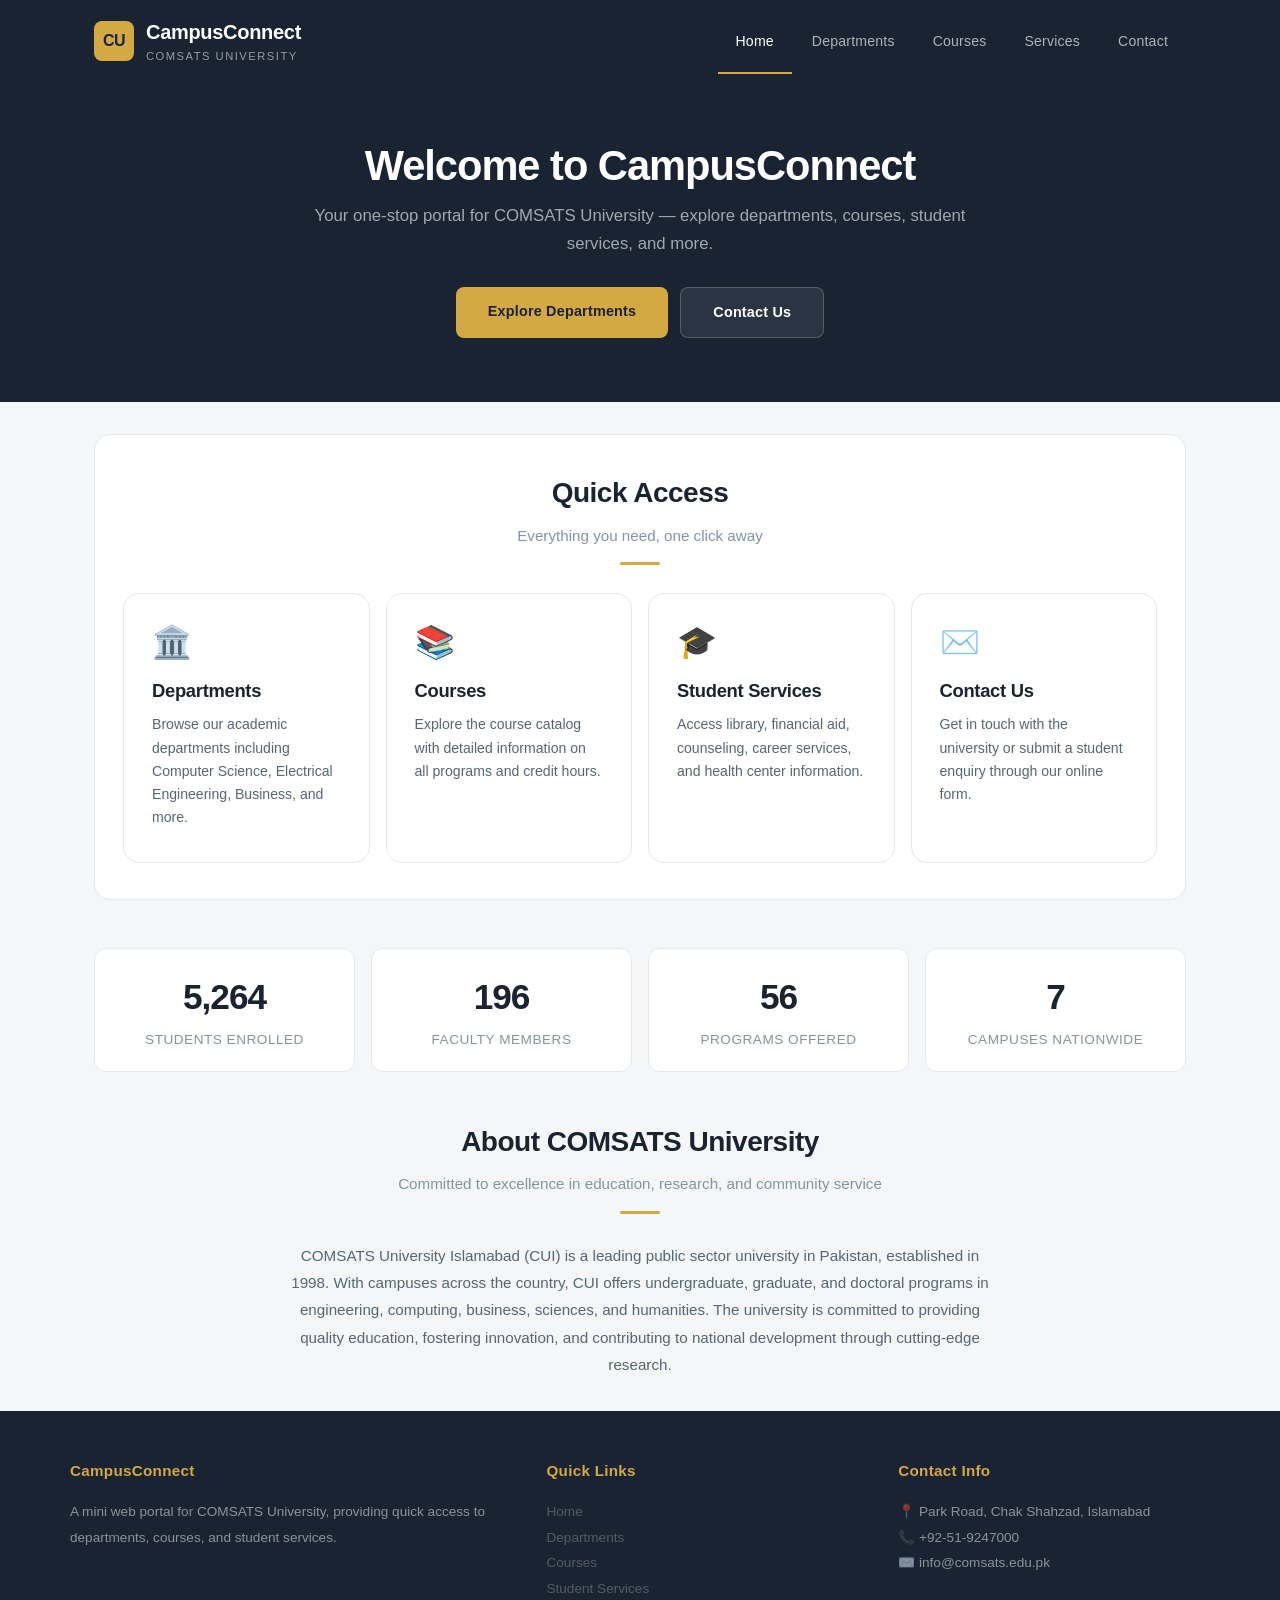
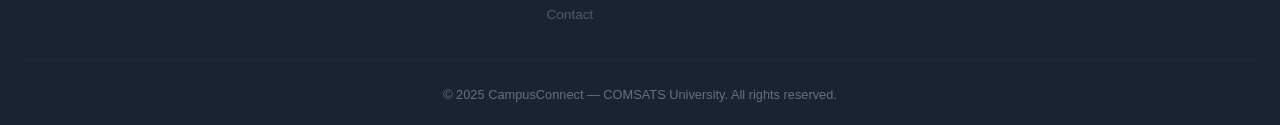
<file: index.html>
<!DOCTYPE html>
<html lang="en">
<head>
  <meta charset="UTF-8">
  <meta name="viewport" content="width=device-width, initial-scale=1.0">
  <title>CampusConnect — COMSATS University</title>
  <link rel="stylesheet" href="css/style.css">
</head>
<body>

  <!-- Header & Navigation -->
  <header>
    <div class="nav-container">
      <a href="index.html" class="logo">
        <div class="logo-icon">CU</div>
        <h1>CampusConnect<span>COMSATS University</span></h1>
      </a>
      <div class="hamburger">
        <span></span>
        <span></span>
        <span></span>
      </div>
      <nav>
        <ul>
          <li><a href="index.html" class="active">Home</a></li>
          <li><a href="departments.html">Departments</a></li>
          <li><a href="courses.html">Courses</a></li>
          <li><a href="services.html">Services</a></li>
          <li><a href="contact.html">Contact</a></li>
        </ul>
      </nav>
    </div>
  </header>

  <!-- Hero Section -->
  <section class="hero">
    <div class="hero-content">
      <h2>Welcome to CampusConnect</h2>
      <p>Your one-stop portal for COMSATS University — explore departments, courses, student services, and more.</p>
      <div class="hero-buttons">
        <a href="departments.html" class="btn btn-primary">Explore Departments</a>
        <a href="contact.html" class="btn btn-outline">Contact Us</a>
      </div>
    </div>
  </section>

  <!-- Main Content -->
  <main>

    <!-- Quick Links -->
    <section class="quick-links">
      <div class="section-title">
        <h2>Quick Access</h2>
        <p>Everything you need, one click away</p>
        <div class="underline"></div>
      </div>
      <div class="cards-grid">
        <a href="departments.html" class="card">
          <span class="card-icon">🏛️</span>
          <h3>Departments</h3>
          <p>Browse our academic departments including Computer Science, Electrical Engineering, Business, and more.</p>
        </a>
        <a href="courses.html" class="card">
          <span class="card-icon">📚</span>
          <h3>Courses</h3>
          <p>Explore the course catalog with detailed information on all programs and credit hours.</p>
        </a>
        <a href="services.html" class="card">
          <span class="card-icon">🎓</span>
          <h3>Student Services</h3>
          <p>Access library, financial aid, counseling, career services, and health center information.</p>
        </a>
        <a href="contact.html" class="card">
          <span class="card-icon">✉️</span>
          <h3>Contact Us</h3>
          <p>Get in touch with the university or submit a student enquiry through our online form.</p>
        </a>
      </div>
    </section>

    <!-- Stats Section -->
    <section class="stats">
      <div class="stat-item">
        <h3 data-target="15000">0</h3>
        <p>Students Enrolled</p>
      </div>
      <div class="stat-item">
        <h3 data-target="500">0</h3>
        <p>Faculty Members</p>
      </div>
      <div class="stat-item">
        <h3 data-target="120">0</h3>
        <p>Programs Offered</p>
      </div>
      <div class="stat-item">
        <h3 data-target="7">0</h3>
        <p>Campuses Nationwide</p>
      </div>
    </section>

    <!-- About Section -->
    <section style="margin-top: 24px;">
      <div class="section-title">
        <h2>About COMSATS University</h2>
        <p>Committed to excellence in education, research, and community service</p>
        <div class="underline"></div>
      </div>
      <div style="max-width: 720px; margin: 0 auto; text-align: center; color: #556677; line-height: 1.8; font-size: 0.95rem;">
        <p>COMSATS University Islamabad (CUI) is a leading public sector university in Pakistan, established in 1998. With campuses across the country, CUI offers undergraduate, graduate, and doctoral programs in engineering, computing, business, sciences, and humanities. The university is committed to providing quality education, fostering innovation, and contributing to national development through cutting-edge research.</p>
      </div>
    </section>

  </main>

  <!-- Footer -->
  <footer>
    <div class="footer-content">
      <div class="footer-section">
        <h3>CampusConnect</h3>
        <p>A mini web portal for COMSATS University, providing quick access to departments, courses, and student services.</p>
      </div>
      <div class="footer-section">
        <h3>Quick Links</h3>
        <ul>
          <li><a href="index.html">Home</a></li>
          <li><a href="departments.html">Departments</a></li>
          <li><a href="courses.html">Courses</a></li>
          <li><a href="services.html">Student Services</a></li>
          <li><a href="contact.html">Contact</a></li>
        </ul>
      </div>
      <div class="footer-section">
        <h3>Contact Info</h3>
        <p>📍 Park Road, Chak Shahzad, Islamabad</p>
        <p>📞 +92-51-9247000</p>
        <p>✉️ info@comsats.edu.pk</p>
      </div>
    </div>
    <div class="footer-bottom">
      <p>&copy; 2025 CampusConnect — COMSATS University. All rights reserved.</p>
    </div>
  </footer>

  <script src="js/script.js"></script>
</body>
</html>
</file>
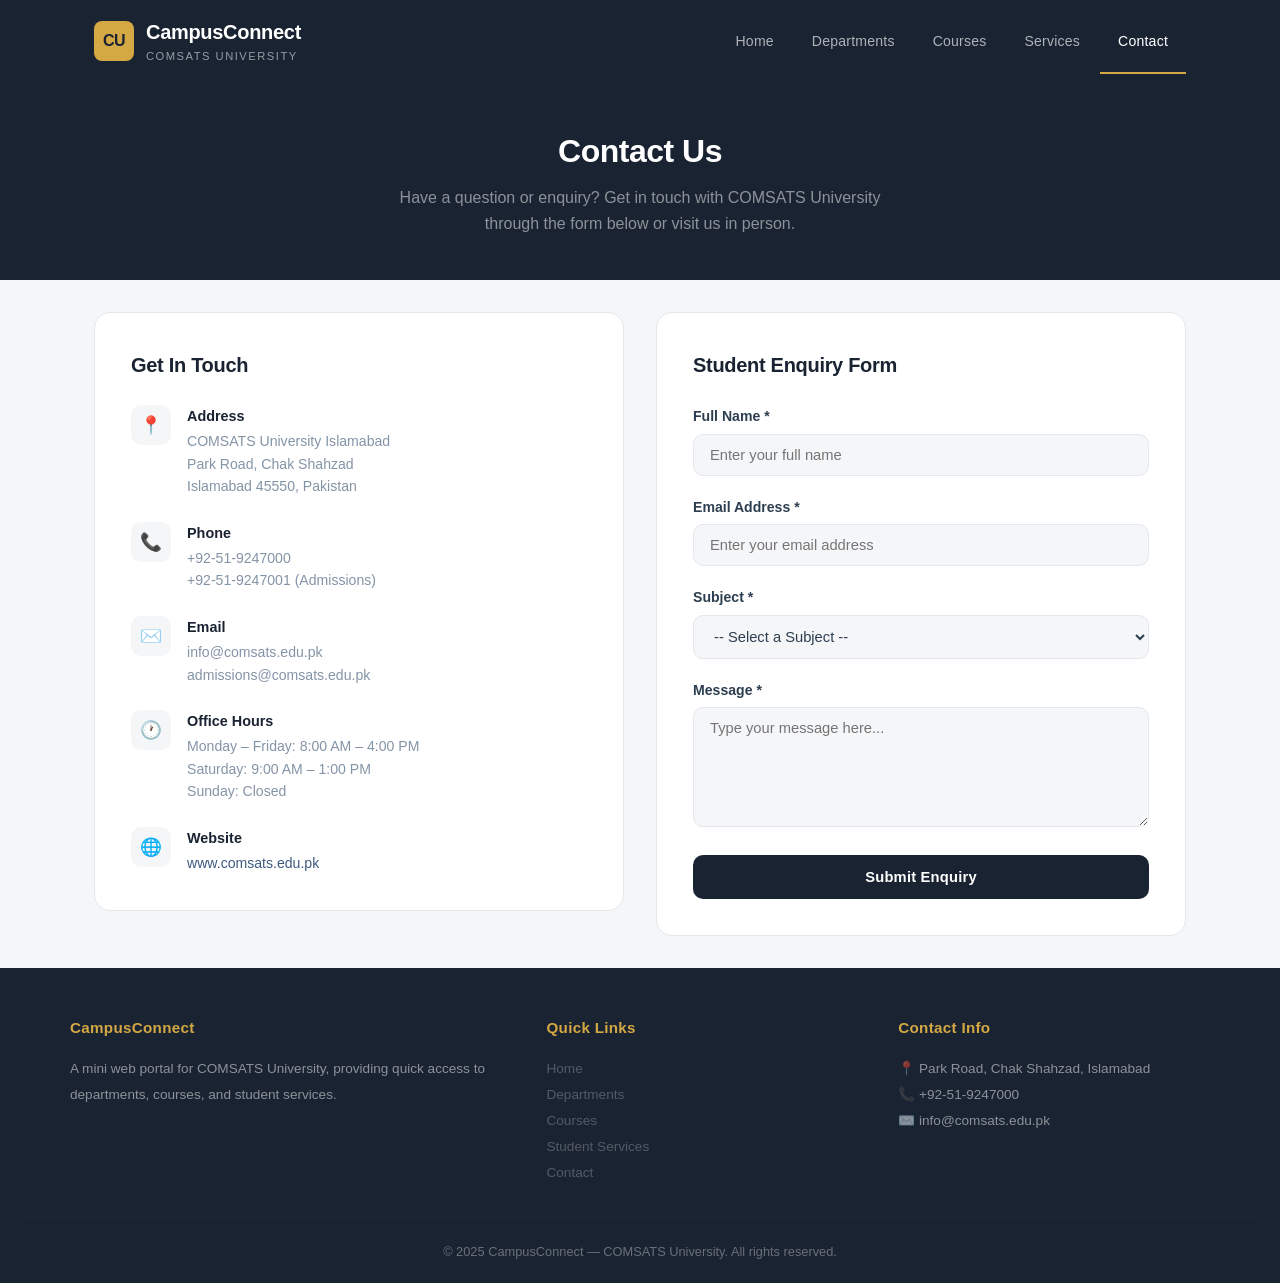
<file: contact.html>
<!DOCTYPE html>
<html lang="en">
<head>
  <meta charset="UTF-8">
  <meta name="viewport" content="width=device-width, initial-scale=1.0">
  <title>Contact — CampusConnect</title>
  <link rel="stylesheet" href="css/style.css">
</head>
<body>

  <!-- Header & Navigation -->
  <header>
    <div class="nav-container">
      <a href="index.html" class="logo">
        <div class="logo-icon">CU</div>
        <h1>CampusConnect<span>COMSATS University</span></h1>
      </a>
      <div class="hamburger">
        <span></span>
        <span></span>
        <span></span>
      </div>
      <nav>
        <ul>
          <li><a href="index.html">Home</a></li>
          <li><a href="departments.html">Departments</a></li>
          <li><a href="courses.html">Courses</a></li>
          <li><a href="services.html">Services</a></li>
          <li><a href="contact.html" class="active">Contact</a></li>
        </ul>
      </nav>
    </div>
  </header>

  <!-- Page Header -->
  <section class="page-header">
    <h2>Contact Us</h2>
    <p>Have a question or enquiry? Get in touch with COMSATS University through the form below or visit us in person.</p>
  </section>

  <!-- Main Content -->
  <main>
    <div class="contact-wrapper">

      <!-- Contact Information -->
      <div class="contact-info">
        <h3>Get In Touch</h3>

        <div class="contact-item">
          <div class="icon">📍</div>
          <div>
            <h4>Address</h4>
            <p>COMSATS University Islamabad<br>Park Road, Chak Shahzad<br>Islamabad 45550, Pakistan</p>
          </div>
        </div>

        <div class="contact-item">
          <div class="icon">📞</div>
          <div>
            <h4>Phone</h4>
            <p>+92-51-9247000<br>+92-51-9247001 (Admissions)</p>
          </div>
        </div>

        <div class="contact-item">
          <div class="icon">✉️</div>
          <div>
            <h4>Email</h4>
            <p>info@comsats.edu.pk<br>admissions@comsats.edu.pk</p>
          </div>
        </div>

        <div class="contact-item">
          <div class="icon">🕐</div>
          <div>
            <h4>Office Hours</h4>
            <p>Monday – Friday: 8:00 AM – 4:00 PM<br>Saturday: 9:00 AM – 1:00 PM<br>Sunday: Closed</p>
          </div>
        </div>

        <div class="contact-item">
          <div class="icon">🌐</div>
          <div>
            <h4>Website</h4>
            <p><a href="https://www.comsats.edu.pk" target="_blank" style="color: var(--primary-light);">www.comsats.edu.pk</a></p>
          </div>
        </div>
      </div>

      <!-- Student Enquiry Form -->
      <div class="enquiry-form">
        <h3>Student Enquiry Form</h3>
        <form id="enquiryForm" novalidate>

          <div class="form-group">
            <label for="name">Full Name *</label>
            <input type="text" id="name" name="name" placeholder="Enter your full name">
            <span class="error-msg"></span>
          </div>

          <div class="form-group">
            <label for="email">Email Address *</label>
            <input type="email" id="email" name="email" placeholder="Enter your email address">
            <span class="error-msg"></span>
          </div>

          <div class="form-group">
            <label for="subject">Subject *</label>
            <select id="subject" name="subject">
              <option value="">-- Select a Subject --</option>
              <option value="admissions">Admissions Enquiry</option>
              <option value="courses">Course Information</option>
              <option value="financial">Financial Aid</option>
              <option value="departments">Department Information</option>
              <option value="services">Student Services</option>
              <option value="other">Other</option>
            </select>
            <span class="error-msg"></span>
          </div>

          <div class="form-group">
            <label for="message">Message *</label>
            <textarea id="message" name="message" placeholder="Type your message here..." rows="5"></textarea>
            <span class="error-msg"></span>
          </div>

          <button type="submit" class="btn-submit">Submit Enquiry</button>
          <div class="success-message"></div>
        </form>
      </div>

    </div>
  </main>

  <!-- Footer -->
  <footer>
    <div class="footer-content">
      <div class="footer-section">
        <h3>CampusConnect</h3>
        <p>A mini web portal for COMSATS University, providing quick access to departments, courses, and student services.</p>
      </div>
      <div class="footer-section">
        <h3>Quick Links</h3>
        <ul>
          <li><a href="index.html">Home</a></li>
          <li><a href="departments.html">Departments</a></li>
          <li><a href="courses.html">Courses</a></li>
          <li><a href="services.html">Student Services</a></li>
          <li><a href="contact.html">Contact</a></li>
        </ul>
      </div>
      <div class="footer-section">
        <h3>Contact Info</h3>
        <p>📍 Park Road, Chak Shahzad, Islamabad</p>
        <p>📞 +92-51-9247000</p>
        <p>✉️ info@comsats.edu.pk</p>
      </div>
    </div>
    <div class="footer-bottom">
      <p>&copy; 2025 CampusConnect — COMSATS University. All rights reserved.</p>
    </div>
  </footer>

  <script src="js/script.js"></script>
</body>
</html>
</file>
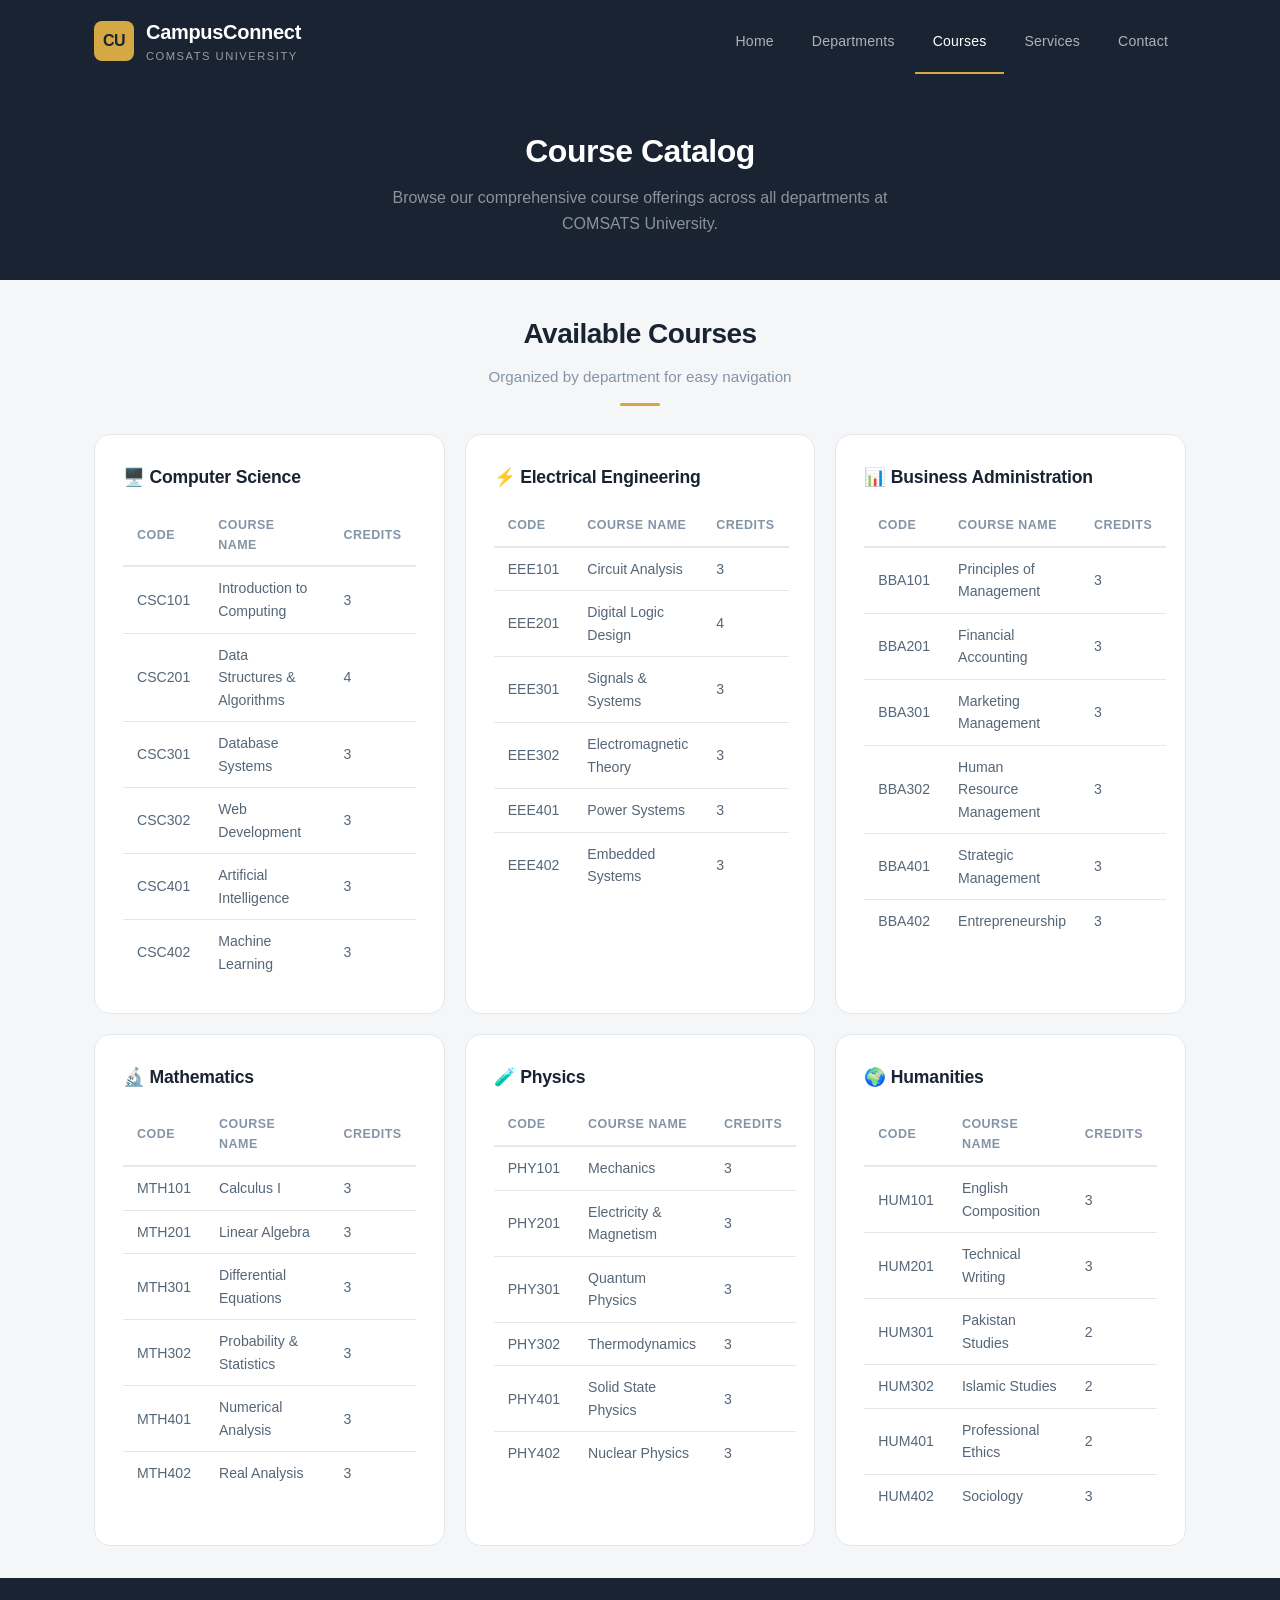
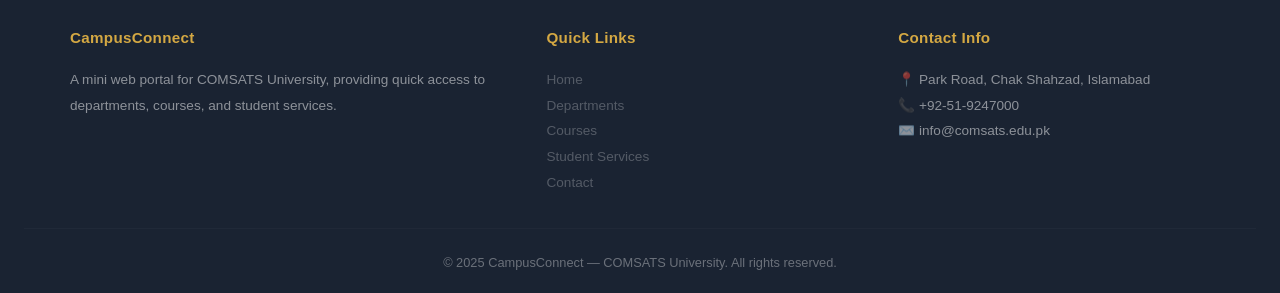
<file: courses.html>
<!DOCTYPE html>
<html lang="en">
<head>
  <meta charset="UTF-8">
  <meta name="viewport" content="width=device-width, initial-scale=1.0">
  <title>Courses — CampusConnect</title>
  <link rel="stylesheet" href="css/style.css">
</head>
<body>

  <!-- Header & Navigation -->
  <header>
    <div class="nav-container">
      <a href="index.html" class="logo">
        <div class="logo-icon">CU</div>
        <h1>CampusConnect<span>COMSATS University</span></h1>
      </a>
      <div class="hamburger">
        <span></span>
        <span></span>
        <span></span>
      </div>
      <nav>
        <ul>
          <li><a href="index.html">Home</a></li>
          <li><a href="departments.html">Departments</a></li>
          <li><a href="courses.html" class="active">Courses</a></li>
          <li><a href="services.html">Services</a></li>
          <li><a href="contact.html">Contact</a></li>
        </ul>
      </nav>
    </div>
  </header>

  <!-- Page Header -->
  <section class="page-header">
    <h2>Course Catalog</h2>
    <p>Browse our comprehensive course offerings across all departments at COMSATS University.</p>
  </section>

  <!-- Main Content -->
  <main>
    <div class="section-title">
      <h2>Available Courses</h2>
      <p>Organized by department for easy navigation</p>
      <div class="underline"></div>
    </div>

    <div class="course-list">

      <!-- Computer Science Courses -->
      <div class="course-card">
        <h3>🖥️ Computer Science</h3>
        <table class="course-table">
          <thead>
            <tr>
              <th>Code</th>
              <th>Course Name</th>
              <th>Credits</th>
            </tr>
          </thead>
          <tbody>
            <tr><td>CSC101</td><td>Introduction to Computing</td><td>3</td></tr>
            <tr><td>CSC201</td><td>Data Structures & Algorithms</td><td>4</td></tr>
            <tr><td>CSC301</td><td>Database Systems</td><td>3</td></tr>
            <tr><td>CSC302</td><td>Web Development</td><td>3</td></tr>
            <tr><td>CSC401</td><td>Artificial Intelligence</td><td>3</td></tr>
            <tr><td>CSC402</td><td>Machine Learning</td><td>3</td></tr>
          </tbody>
        </table>
      </div>

      <!-- Electrical Engineering Courses -->
      <div class="course-card">
        <h3>⚡ Electrical Engineering</h3>
        <table class="course-table">
          <thead>
            <tr>
              <th>Code</th>
              <th>Course Name</th>
              <th>Credits</th>
            </tr>
          </thead>
          <tbody>
            <tr><td>EEE101</td><td>Circuit Analysis</td><td>3</td></tr>
            <tr><td>EEE201</td><td>Digital Logic Design</td><td>4</td></tr>
            <tr><td>EEE301</td><td>Signals & Systems</td><td>3</td></tr>
            <tr><td>EEE302</td><td>Electromagnetic Theory</td><td>3</td></tr>
            <tr><td>EEE401</td><td>Power Systems</td><td>3</td></tr>
            <tr><td>EEE402</td><td>Embedded Systems</td><td>3</td></tr>
          </tbody>
        </table>
      </div>

      <!-- Business Courses -->
      <div class="course-card">
        <h3>📊 Business Administration</h3>
        <table class="course-table">
          <thead>
            <tr>
              <th>Code</th>
              <th>Course Name</th>
              <th>Credits</th>
            </tr>
          </thead>
          <tbody>
            <tr><td>BBA101</td><td>Principles of Management</td><td>3</td></tr>
            <tr><td>BBA201</td><td>Financial Accounting</td><td>3</td></tr>
            <tr><td>BBA301</td><td>Marketing Management</td><td>3</td></tr>
            <tr><td>BBA302</td><td>Human Resource Management</td><td>3</td></tr>
            <tr><td>BBA401</td><td>Strategic Management</td><td>3</td></tr>
            <tr><td>BBA402</td><td>Entrepreneurship</td><td>3</td></tr>
          </tbody>
        </table>
      </div>

      <!-- Mathematics Courses -->
      <div class="course-card">
        <h3>🔬 Mathematics</h3>
        <table class="course-table">
          <thead>
            <tr>
              <th>Code</th>
              <th>Course Name</th>
              <th>Credits</th>
            </tr>
          </thead>
          <tbody>
            <tr><td>MTH101</td><td>Calculus I</td><td>3</td></tr>
            <tr><td>MTH201</td><td>Linear Algebra</td><td>3</td></tr>
            <tr><td>MTH301</td><td>Differential Equations</td><td>3</td></tr>
            <tr><td>MTH302</td><td>Probability & Statistics</td><td>3</td></tr>
            <tr><td>MTH401</td><td>Numerical Analysis</td><td>3</td></tr>
            <tr><td>MTH402</td><td>Real Analysis</td><td>3</td></tr>
          </tbody>
        </table>
      </div>

      <!-- Physics Courses -->
      <div class="course-card">
        <h3>🧪 Physics</h3>
        <table class="course-table">
          <thead>
            <tr>
              <th>Code</th>
              <th>Course Name</th>
              <th>Credits</th>
            </tr>
          </thead>
          <tbody>
            <tr><td>PHY101</td><td>Mechanics</td><td>3</td></tr>
            <tr><td>PHY201</td><td>Electricity & Magnetism</td><td>3</td></tr>
            <tr><td>PHY301</td><td>Quantum Physics</td><td>3</td></tr>
            <tr><td>PHY302</td><td>Thermodynamics</td><td>3</td></tr>
            <tr><td>PHY401</td><td>Solid State Physics</td><td>3</td></tr>
            <tr><td>PHY402</td><td>Nuclear Physics</td><td>3</td></tr>
          </tbody>
        </table>
      </div>

      <!-- Humanities Courses -->
      <div class="course-card">
        <h3>🌍 Humanities</h3>
        <table class="course-table">
          <thead>
            <tr>
              <th>Code</th>
              <th>Course Name</th>
              <th>Credits</th>
            </tr>
          </thead>
          <tbody>
            <tr><td>HUM101</td><td>English Composition</td><td>3</td></tr>
            <tr><td>HUM201</td><td>Technical Writing</td><td>3</td></tr>
            <tr><td>HUM301</td><td>Pakistan Studies</td><td>2</td></tr>
            <tr><td>HUM302</td><td>Islamic Studies</td><td>2</td></tr>
            <tr><td>HUM401</td><td>Professional Ethics</td><td>2</td></tr>
            <tr><td>HUM402</td><td>Sociology</td><td>3</td></tr>
          </tbody>
        </table>
      </div>

    </div>
  </main>

  <!-- Footer -->
  <footer>
    <div class="footer-content">
      <div class="footer-section">
        <h3>CampusConnect</h3>
        <p>A mini web portal for COMSATS University, providing quick access to departments, courses, and student services.</p>
      </div>
      <div class="footer-section">
        <h3>Quick Links</h3>
        <ul>
          <li><a href="index.html">Home</a></li>
          <li><a href="departments.html">Departments</a></li>
          <li><a href="courses.html">Courses</a></li>
          <li><a href="services.html">Student Services</a></li>
          <li><a href="contact.html">Contact</a></li>
        </ul>
      </div>
      <div class="footer-section">
        <h3>Contact Info</h3>
        <p>📍 Park Road, Chak Shahzad, Islamabad</p>
        <p>📞 +92-51-9247000</p>
        <p>✉️ info@comsats.edu.pk</p>
      </div>
    </div>
    <div class="footer-bottom">
      <p>&copy; 2025 CampusConnect — COMSATS University. All rights reserved.</p>
    </div>
  </footer>

  <script src="js/script.js"></script>
</body>
</html>
</file>
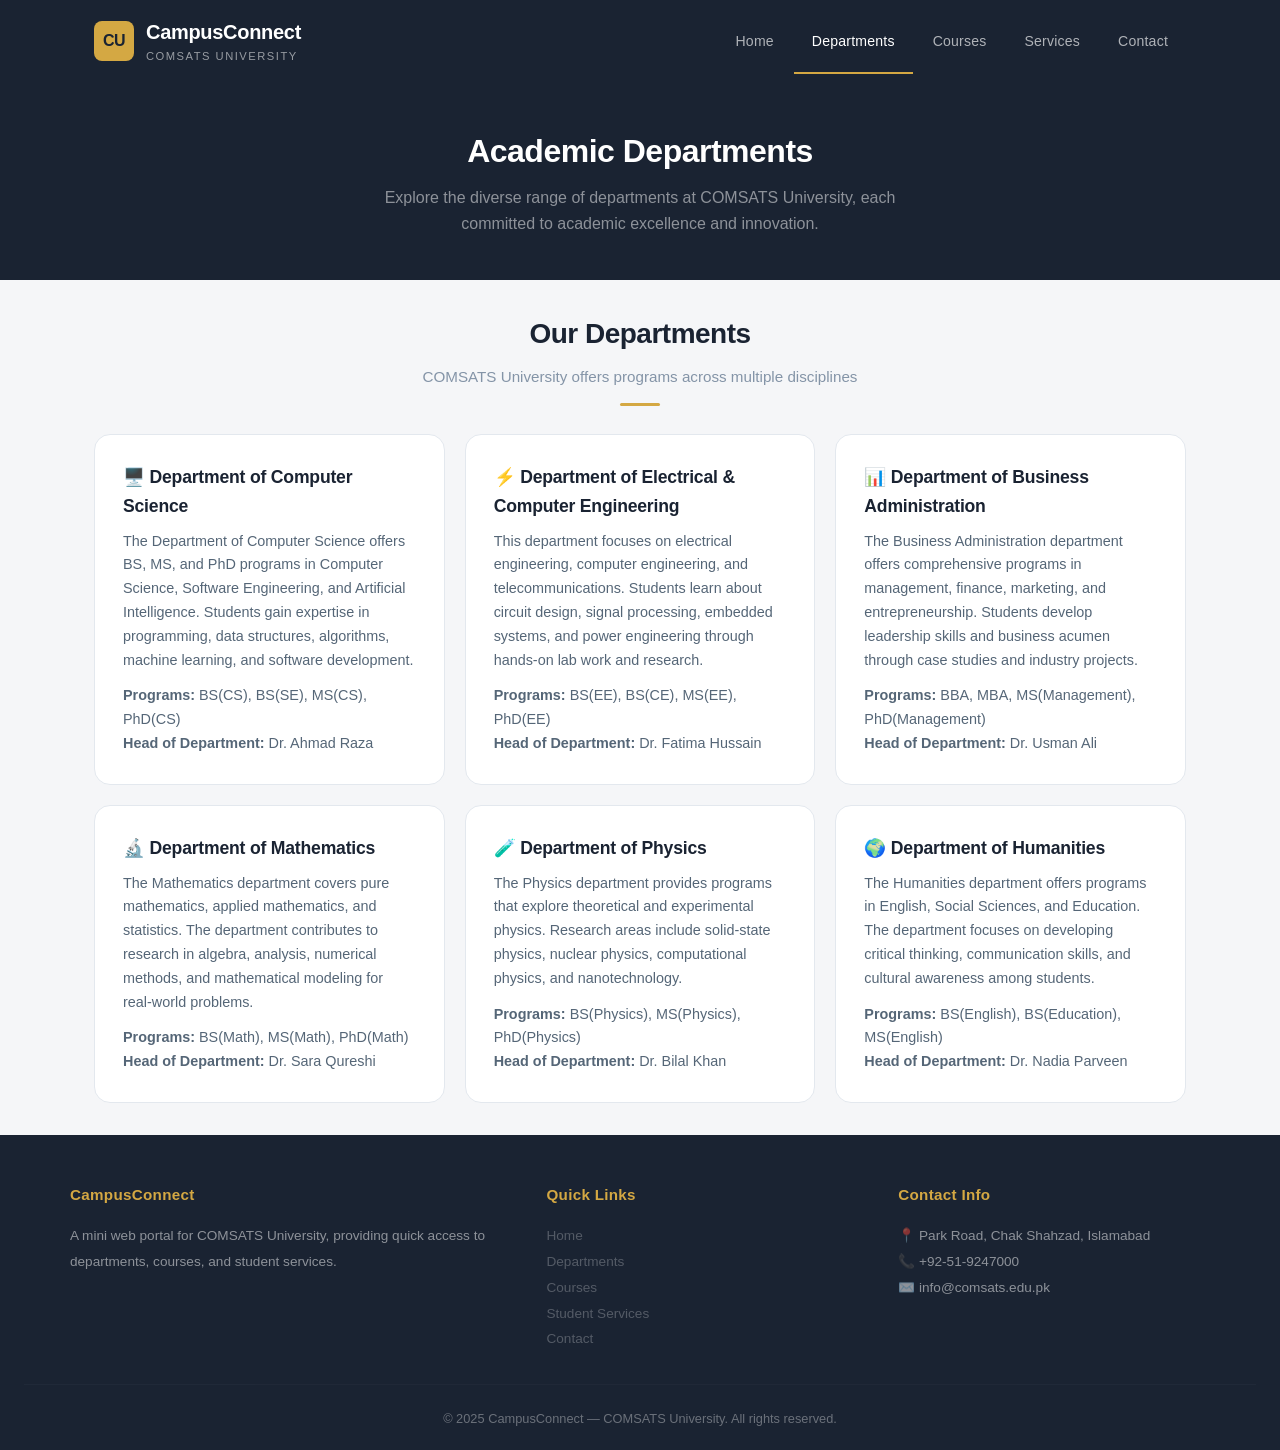
<file: departments.html>
<!DOCTYPE html>
<html lang="en">
<head>
  <meta charset="UTF-8">
  <meta name="viewport" content="width=device-width, initial-scale=1.0">
  <title>Departments — CampusConnect</title>
  <link rel="stylesheet" href="css/style.css">
</head>
<body>

  <!-- Header & Navigation -->
  <header>
    <div class="nav-container">
      <a href="index.html" class="logo">
        <div class="logo-icon">CU</div>
        <h1>CampusConnect<span>COMSATS University</span></h1>
      </a>
      <div class="hamburger">
        <span></span>
        <span></span>
        <span></span>
      </div>
      <nav>
        <ul>
          <li><a href="index.html">Home</a></li>
          <li><a href="departments.html" class="active">Departments</a></li>
          <li><a href="courses.html">Courses</a></li>
          <li><a href="services.html">Services</a></li>
          <li><a href="contact.html">Contact</a></li>
        </ul>
      </nav>
    </div>
  </header>

  <!-- Page Header -->
  <section class="page-header">
    <h2>Academic Departments</h2>
    <p>Explore the diverse range of departments at COMSATS University, each committed to academic excellence and innovation.</p>
  </section>

  <!-- Main Content -->
  <main>
    <div class="section-title">
      <h2>Our Departments</h2>
      <p>COMSATS University offers programs across multiple disciplines</p>
      <div class="underline"></div>
    </div>

    <div class="dept-list">

      <div class="dept-card">
        <h3>🖥️ Department of Computer Science</h3>
        <p>The Department of Computer Science offers BS, MS, and PhD programs in Computer Science, Software Engineering, and Artificial Intelligence. Students gain expertise in programming, data structures, algorithms, machine learning, and software development.</p>
        <p style="margin-top: 12px;"><strong>Programs:</strong> BS(CS), BS(SE), MS(CS), PhD(CS)</p>
        <p><strong>Head of Department:</strong> Dr. Ahmad Raza</p>
      </div>

      <div class="dept-card">
        <h3>⚡ Department of Electrical & Computer Engineering</h3>
        <p>This department focuses on electrical engineering, computer engineering, and telecommunications. Students learn about circuit design, signal processing, embedded systems, and power engineering through hands-on lab work and research.</p>
        <p style="margin-top: 12px;"><strong>Programs:</strong> BS(EE), BS(CE), MS(EE), PhD(EE)</p>
        <p><strong>Head of Department:</strong> Dr. Fatima Hussain</p>
      </div>

      <div class="dept-card">
        <h3>📊 Department of Business Administration</h3>
        <p>The Business Administration department offers comprehensive programs in management, finance, marketing, and entrepreneurship. Students develop leadership skills and business acumen through case studies and industry projects.</p>
        <p style="margin-top: 12px;"><strong>Programs:</strong> BBA, MBA, MS(Management), PhD(Management)</p>
        <p><strong>Head of Department:</strong> Dr. Usman Ali</p>
      </div>

      <div class="dept-card">
        <h3>🔬 Department of Mathematics</h3>
        <p>The Mathematics department covers pure mathematics, applied mathematics, and statistics. The department contributes to research in algebra, analysis, numerical methods, and mathematical modeling for real-world problems.</p>
        <p style="margin-top: 12px;"><strong>Programs:</strong> BS(Math), MS(Math), PhD(Math)</p>
        <p><strong>Head of Department:</strong> Dr. Sara Qureshi</p>
      </div>

      <div class="dept-card">
        <h3>🧪 Department of Physics</h3>
        <p>The Physics department provides programs that explore theoretical and experimental physics. Research areas include solid-state physics, nuclear physics, computational physics, and nanotechnology.</p>
        <p style="margin-top: 12px;"><strong>Programs:</strong> BS(Physics), MS(Physics), PhD(Physics)</p>
        <p><strong>Head of Department:</strong> Dr. Bilal Khan</p>
      </div>

      <div class="dept-card">
        <h3>🌍 Department of Humanities</h3>
        <p>The Humanities department offers programs in English, Social Sciences, and Education. The department focuses on developing critical thinking, communication skills, and cultural awareness among students.</p>
        <p style="margin-top: 12px;"><strong>Programs:</strong> BS(English), BS(Education), MS(English)</p>
        <p><strong>Head of Department:</strong> Dr. Nadia Parveen</p>
      </div>

    </div>
  </main>

  <!-- Footer -->
  <footer>
    <div class="footer-content">
      <div class="footer-section">
        <h3>CampusConnect</h3>
        <p>A mini web portal for COMSATS University, providing quick access to departments, courses, and student services.</p>
      </div>
      <div class="footer-section">
        <h3>Quick Links</h3>
        <ul>
          <li><a href="index.html">Home</a></li>
          <li><a href="departments.html">Departments</a></li>
          <li><a href="courses.html">Courses</a></li>
          <li><a href="services.html">Student Services</a></li>
          <li><a href="contact.html">Contact</a></li>
        </ul>
      </div>
      <div class="footer-section">
        <h3>Contact Info</h3>
        <p>📍 Park Road, Chak Shahzad, Islamabad</p>
        <p>📞 +92-51-9247000</p>
        <p>✉️ info@comsats.edu.pk</p>
      </div>
    </div>
    <div class="footer-bottom">
      <p>&copy; 2025 CampusConnect — COMSATS University. All rights reserved.</p>
    </div>
  </footer>

  <script src="js/script.js"></script>
</body>
</html>
</file>
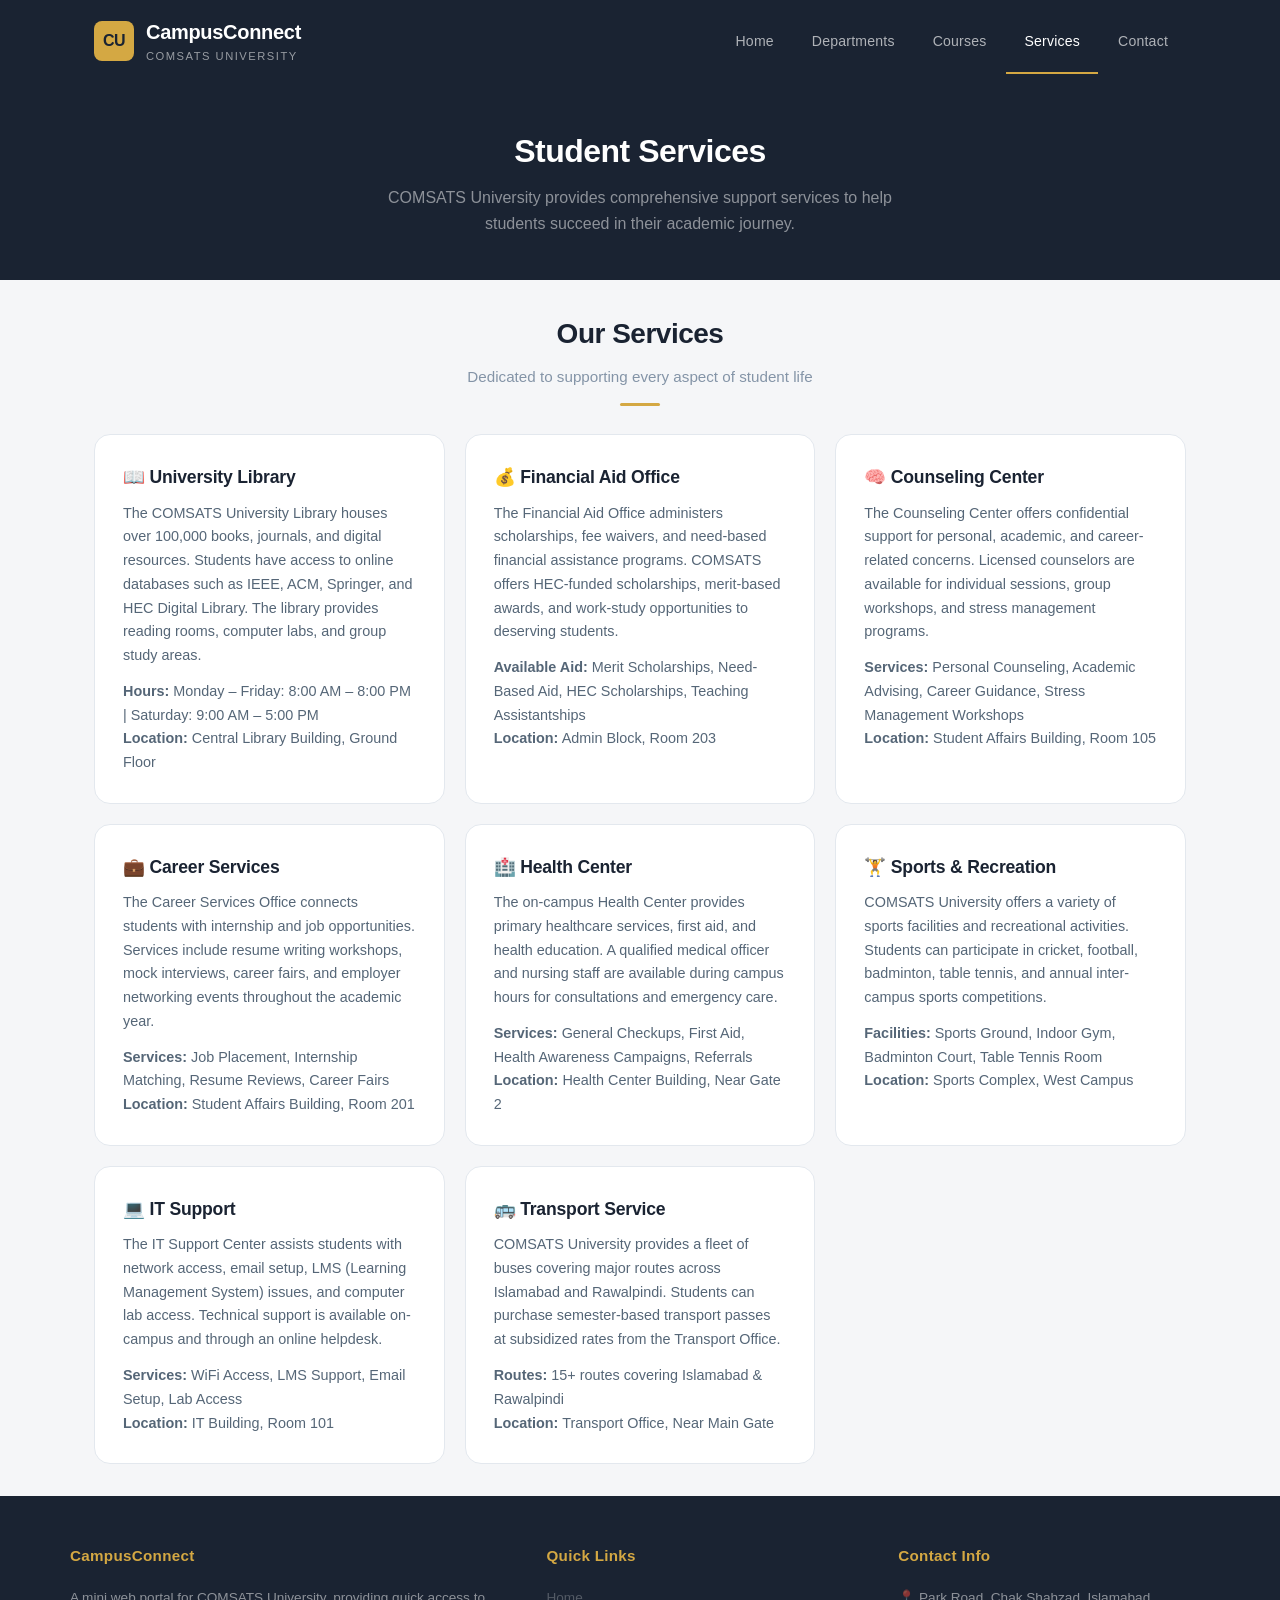
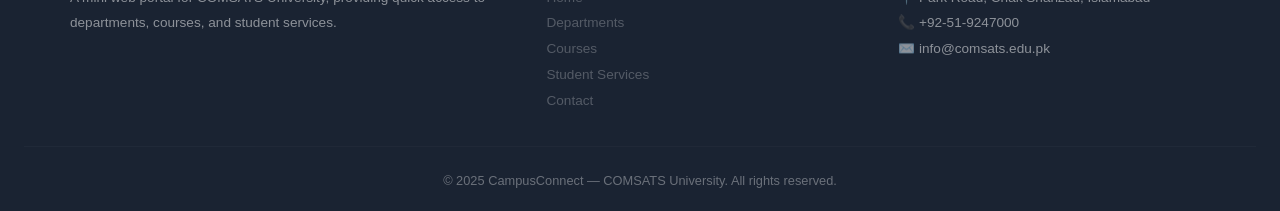
<file: services.html>
<!DOCTYPE html>
<html lang="en">
<head>
  <meta charset="UTF-8">
  <meta name="viewport" content="width=device-width, initial-scale=1.0">
  <title>Student Services — CampusConnect</title>
  <link rel="stylesheet" href="css/style.css">
</head>
<body>

  <!-- Header & Navigation -->
  <header>
    <div class="nav-container">
      <a href="index.html" class="logo">
        <div class="logo-icon">CU</div>
        <h1>CampusConnect<span>COMSATS University</span></h1>
      </a>
      <div class="hamburger">
        <span></span>
        <span></span>
        <span></span>
      </div>
      <nav>
        <ul>
          <li><a href="index.html">Home</a></li>
          <li><a href="departments.html">Departments</a></li>
          <li><a href="courses.html">Courses</a></li>
          <li><a href="services.html" class="active">Services</a></li>
          <li><a href="contact.html">Contact</a></li>
        </ul>
      </nav>
    </div>
  </header>

  <!-- Page Header -->
  <section class="page-header">
    <h2>Student Services</h2>
    <p>COMSATS University provides comprehensive support services to help students succeed in their academic journey.</p>
  </section>

  <!-- Main Content -->
  <main>
    <div class="section-title">
      <h2>Our Services</h2>
      <p>Dedicated to supporting every aspect of student life</p>
      <div class="underline"></div>
    </div>

    <div class="service-list">

      <div class="service-card">
        <h3>📖 University Library</h3>
        <p>The COMSATS University Library houses over 100,000 books, journals, and digital resources. Students have access to online databases such as IEEE, ACM, Springer, and HEC Digital Library. The library provides reading rooms, computer labs, and group study areas.</p>
        <p style="margin-top: 12px;"><strong>Hours:</strong> Monday – Friday: 8:00 AM – 8:00 PM | Saturday: 9:00 AM – 5:00 PM</p>
        <p><strong>Location:</strong> Central Library Building, Ground Floor</p>
      </div>

      <div class="service-card">
        <h3>💰 Financial Aid Office</h3>
        <p>The Financial Aid Office administers scholarships, fee waivers, and need-based financial assistance programs. COMSATS offers HEC-funded scholarships, merit-based awards, and work-study opportunities to deserving students.</p>
        <p style="margin-top: 12px;"><strong>Available Aid:</strong> Merit Scholarships, Need-Based Aid, HEC Scholarships, Teaching Assistantships</p>
        <p><strong>Location:</strong> Admin Block, Room 203</p>
      </div>

      <div class="service-card">
        <h3>🧠 Counseling Center</h3>
        <p>The Counseling Center offers confidential support for personal, academic, and career-related concerns. Licensed counselors are available for individual sessions, group workshops, and stress management programs.</p>
        <p style="margin-top: 12px;"><strong>Services:</strong> Personal Counseling, Academic Advising, Career Guidance, Stress Management Workshops</p>
        <p><strong>Location:</strong> Student Affairs Building, Room 105</p>
      </div>

      <div class="service-card">
        <h3>💼 Career Services</h3>
        <p>The Career Services Office connects students with internship and job opportunities. Services include resume writing workshops, mock interviews, career fairs, and employer networking events throughout the academic year.</p>
        <p style="margin-top: 12px;"><strong>Services:</strong> Job Placement, Internship Matching, Resume Reviews, Career Fairs</p>
        <p><strong>Location:</strong> Student Affairs Building, Room 201</p>
      </div>

      <div class="service-card">
        <h3>🏥 Health Center</h3>
        <p>The on-campus Health Center provides primary healthcare services, first aid, and health education. A qualified medical officer and nursing staff are available during campus hours for consultations and emergency care.</p>
        <p style="margin-top: 12px;"><strong>Services:</strong> General Checkups, First Aid, Health Awareness Campaigns, Referrals</p>
        <p><strong>Location:</strong> Health Center Building, Near Gate 2</p>
      </div>

      <div class="service-card">
        <h3>🏋️ Sports & Recreation</h3>
        <p>COMSATS University offers a variety of sports facilities and recreational activities. Students can participate in cricket, football, badminton, table tennis, and annual inter-campus sports competitions.</p>
        <p style="margin-top: 12px;"><strong>Facilities:</strong> Sports Ground, Indoor Gym, Badminton Court, Table Tennis Room</p>
        <p><strong>Location:</strong> Sports Complex, West Campus</p>
      </div>

      <div class="service-card">
        <h3>💻 IT Support</h3>
        <p>The IT Support Center assists students with network access, email setup, LMS (Learning Management System) issues, and computer lab access. Technical support is available on-campus and through an online helpdesk.</p>
        <p style="margin-top: 12px;"><strong>Services:</strong> WiFi Access, LMS Support, Email Setup, Lab Access</p>
        <p><strong>Location:</strong> IT Building, Room 101</p>
      </div>

      <div class="service-card">
        <h3>🚌 Transport Service</h3>
        <p>COMSATS University provides a fleet of buses covering major routes across Islamabad and Rawalpindi. Students can purchase semester-based transport passes at subsidized rates from the Transport Office.</p>
        <p style="margin-top: 12px;"><strong>Routes:</strong> 15+ routes covering Islamabad & Rawalpindi</p>
        <p><strong>Location:</strong> Transport Office, Near Main Gate</p>
      </div>

    </div>
  </main>

  <!-- Footer -->
  <footer>
    <div class="footer-content">
      <div class="footer-section">
        <h3>CampusConnect</h3>
        <p>A mini web portal for COMSATS University, providing quick access to departments, courses, and student services.</p>
      </div>
      <div class="footer-section">
        <h3>Quick Links</h3>
        <ul>
          <li><a href="index.html">Home</a></li>
          <li><a href="departments.html">Departments</a></li>
          <li><a href="courses.html">Courses</a></li>
          <li><a href="services.html">Student Services</a></li>
          <li><a href="contact.html">Contact</a></li>
        </ul>
      </div>
      <div class="footer-section">
        <h3>Contact Info</h3>
        <p>📍 Park Road, Chak Shahzad, Islamabad</p>
        <p>📞 +92-51-9247000</p>
        <p>✉️ info@comsats.edu.pk</p>
      </div>
    </div>
    <div class="footer-bottom">
      <p>&copy; 2025 CampusConnect — COMSATS University. All rights reserved.</p>
    </div>
  </footer>

  <script src="js/script.js"></script>
</body>
</html>
</file>
<file: css/style.css>
/* ===== CampusConnect - COMSATS University Stylesheet ===== */

/* --- CSS Variables --- */
:root {
  --primary: #1a2332;
  --primary-mid: #2d3a4a;
  --primary-light: #3d5a80;
  --blue: #4a90d9;
  --blue-light: #e9f0f8;
  --gold: #d4a843;
  --gold-soft: #f5ecd7;
  --bg: #f5f6f8;
  --white: #ffffff;
  --text: #2c3e50;
  --text-mid: #556677;
  --text-light: #8494a7;
  --border: #e3e8ee;
  --transition: all 0.25s cubic-bezier(0.4, 0, 0.2, 1);
}

/* --- Reset & Base --- */
*,
*::before,
*::after {
  margin: 0;
  padding: 0;
  box-sizing: border-box;
}

html {
  scroll-behavior: smooth;
  -webkit-font-smoothing: antialiased;
  -moz-osx-font-smoothing: grayscale;
}

body {
  font-family: 'Segoe UI', -apple-system, BlinkMacSystemFont, sans-serif;
  background-color: var(--bg);
  color: var(--text);
  line-height: 1.6;
  min-height: 100vh;
  display: flex;
  flex-direction: column;
}

a {
  text-decoration: none;
  color: inherit;
}

ul {
  list-style: none;
}

img {
  max-width: 100%;
  height: auto;
}

/* --- Header & Navigation --- */
header {
  background: var(--primary);
  color: var(--white);
  padding: 0;
  position: sticky;
  top: 0;
  z-index: 1000;
}

.nav-container {
  max-width: 1140px;
  margin: 0 auto;
  display: flex;
  justify-content: space-between;
  align-items: center;
  padding: 0 24px;
}

.logo {
  display: flex;
  align-items: center;
  gap: 12px;
  padding: 16px 0;
}

.logo-icon {
  width: 40px;
  height: 40px;
  background: var(--gold);
  border-radius: 8px;
  display: flex;
  align-items: center;
  justify-content: center;
  font-size: 1rem;
  font-weight: 800;
  color: var(--primary);
  letter-spacing: -0.5px;
}

.logo h1 {
  font-size: 1.25rem;
  font-weight: 700;
  letter-spacing: -0.3px;
}

.logo span {
  display: block;
  font-size: 0.7rem;
  font-weight: 400;
  opacity: 0.55;
  letter-spacing: 1.5px;
  text-transform: uppercase;
}

nav ul {
  display: flex;
  gap: 2px;
}

nav ul li a {
  display: block;
  padding: 22px 18px;
  color: rgba(255, 255, 255, 0.65);
  font-size: 0.88rem;
  font-weight: 500;
  transition: var(--transition);
  letter-spacing: 0.2px;
}

nav ul li a:hover {
  color: var(--white);
}

nav ul li a.active {
  color: var(--white);
  box-shadow: inset 0 -2px 0 var(--gold);
}

/* Hamburger Menu */
.hamburger {
  display: none;
  flex-direction: column;
  gap: 5px;
  cursor: pointer;
  padding: 10px;
  z-index: 1001;
}

.hamburger span {
  width: 22px;
  height: 2px;
  background: var(--white);
  border-radius: 1px;
  transition: var(--transition);
}

.hamburger.active span:nth-child(1) {
  transform: rotate(45deg) translate(5px, 5px);
}

.hamburger.active span:nth-child(2) {
  opacity: 0;
}

.hamburger.active span:nth-child(3) {
  transform: rotate(-45deg) translate(5px, -5px);
}

/* --- Hero Section --- */
.hero {
  background: var(--primary);
  color: var(--white);
  text-align: center;
  padding: 60px 24px 64px;
}

.hero-content {
  max-width: 680px;
  margin: 0 auto;
}

.hero h2 {
  font-size: 2.6rem;
  margin-bottom: 12px;
  font-weight: 800;
  letter-spacing: -1px;
  line-height: 1.15;
}

.hero p {
  font-size: 1.05rem;
  opacity: 0.6;
  margin-bottom: 28px;
  line-height: 1.7;
  font-weight: 400;
}

.hero-buttons {
  display: flex;
  gap: 12px;
  justify-content: center;
  flex-wrap: wrap;
}

.btn {
  display: inline-block;
  padding: 13px 32px;
  border-radius: 8px;
  font-size: 0.9rem;
  font-weight: 600;
  cursor: pointer;
  transition: var(--transition);
  border: none;
  letter-spacing: 0.2px;
}

.btn-primary {
  background: var(--gold);
  color: var(--primary);
}

.btn-primary:hover {
  background: #c49a38;
  transform: translateY(-1px);
}

.btn-outline {
  background: rgba(255, 255, 255, 0.08);
  color: var(--white);
  border: 1px solid rgba(255, 255, 255, 0.2);
}

.btn-outline:hover {
  background: rgba(255, 255, 255, 0.15);
  border-color: rgba(255, 255, 255, 0.35);
  transform: translateY(-1px);
}

/* --- Page Header (inner pages) --- */
.page-header {
  background: var(--primary);
  color: var(--white);
  padding: 44px 24px;
  text-align: center;
}

.page-header h2 {
  font-size: 2rem;
  margin-bottom: 8px;
  font-weight: 700;
  letter-spacing: -0.5px;
}

.page-header p {
  font-size: 1rem;
  opacity: 0.5;
  max-width: 520px;
  margin: 0 auto;
  font-weight: 400;
}

/* --- Main Content --- */
main {
  flex: 1;
  max-width: 1140px;
  margin: 0 auto;
  padding: 32px 24px;
  width: 100%;
}

/* --- Section Title --- */
.section-title {
  text-align: center;
  margin-bottom: 28px;
}

.section-title h2 {
  font-size: 1.75rem;
  color: var(--primary);
  margin-bottom: 8px;
  font-weight: 700;
  letter-spacing: -0.5px;
}

.section-title p {
  color: var(--text-light);
  font-size: 0.95rem;
}

.section-title .underline {
  width: 40px;
  height: 3px;
  background: var(--gold);
  margin: 14px auto 0;
  border-radius: 2px;
}

/* --- Cards Grid (Home quick links) --- */
.cards-grid {
  display: grid;
  grid-template-columns: repeat(4, 1fr);
  gap: 16px;
  margin-top: 24px;
}

.card {
  background: var(--white);
  border-radius: 16px;
  padding: 32px 28px;
  transition: var(--transition);
  border: 1px solid var(--border);
  position: relative;
  overflow: hidden;
}

.card::before {
  content: '';
  position: absolute;
  top: 0;
  left: 0;
  right: 0;
  height: 0;
  background: linear-gradient(135deg, var(--blue-light), var(--gold-soft));
  transition: height 0.35s ease;
  z-index: 0;
}

.card:hover::before {
  height: 100%;
}

.card:hover {
  border-color: transparent;
  box-shadow: 0 8px 30px rgba(26, 35, 50, 0.08);
}

.card > * {
  position: relative;
  z-index: 1;
}

.card-icon {
  font-size: 2rem;
  margin-bottom: 18px;
  display: block;
  line-height: 1;
}

.card h3 {
  font-size: 1.15rem;
  color: var(--primary);
  margin-bottom: 8px;
  font-weight: 700;
  letter-spacing: -0.3px;
}

.card p {
  color: var(--text-mid);
  font-size: 0.88rem;
  line-height: 1.65;
}

/* --- Quick Links wrapper (Home) --- */
.quick-links {
  padding: 36px 28px;
  background: var(--white);
  margin: 0 auto 24px;
  border-radius: 16px;
  max-width: 1140px;
  border: 1px solid var(--border);
}

/* --- Stats Section --- */
.stats {
  display: grid;
  grid-template-columns: repeat(4, 1fr);
  gap: 16px;
  padding: 24px 0;
  text-align: center;
}

.stat-item {
  padding: 20px 12px;
  background: var(--white);
  border-radius: 12px;
  border: 1px solid var(--border);
}

.stat-item h3 {
  font-size: 2.2rem;
  color: var(--primary);
  font-weight: 800;
  letter-spacing: -1px;
}

.stat-item p {
  color: var(--text-light);
  margin-top: 4px;
  font-size: 0.85rem;
  font-weight: 500;
  text-transform: uppercase;
  letter-spacing: 0.5px;
}

/* --- Department / Course / Service Cards --- */
.dept-card,
.course-card,
.service-card {
  background: var(--white);
  border-radius: 16px;
  padding: 28px 28px;
  transition: var(--transition);
  border: 1px solid var(--border);
}

.dept-card:hover,
.course-card:hover,
.service-card:hover {
  box-shadow: 0 8px 30px rgba(26, 35, 50, 0.08);
  border-color: transparent;
}

.dept-card h3,
.course-card h3,
.service-card h3 {
  color: var(--primary);
  font-size: 1.1rem;
  margin-bottom: 10px;
  font-weight: 700;
  letter-spacing: -0.2px;
}

.dept-card p,
.course-card p,
.service-card p {
  color: var(--text-mid);
  font-size: 0.9rem;
  line-height: 1.65;
}

.dept-list,
.course-list,
.service-list {
  display: grid;
  grid-template-columns: repeat(auto-fit, minmax(340px, 1fr));
  gap: 20px;
}

/* --- Course Table --- */
.course-table {
  width: 100%;
  border-collapse: collapse;
  margin-top: 14px;
}

.course-table th,
.course-table td {
  padding: 10px 14px;
  text-align: left;
  font-size: 0.88rem;
}

.course-table th {
  color: var(--text-light);
  font-weight: 600;
  font-size: 0.78rem;
  text-transform: uppercase;
  letter-spacing: 0.5px;
  border-bottom: 2px solid var(--border);
}

.course-table td {
  border-bottom: 1px solid var(--border);
  color: var(--text-mid);
}

.course-table tr:last-child td {
  border-bottom: none;
}

.course-table tr:hover td {
  background: var(--bg);
}

/* --- Contact Section --- */
.contact-wrapper {
  display: grid;
  grid-template-columns: 1fr 1fr;
  gap: 32px;
  align-items: start;
}

.contact-info {
  background: var(--white);
  border-radius: 16px;
  padding: 36px;
  border: 1px solid var(--border);
}

.contact-info h3 {
  color: var(--primary);
  font-size: 1.25rem;
  margin-bottom: 24px;
  font-weight: 700;
  letter-spacing: -0.3px;
}

.contact-item {
  display: flex;
  align-items: flex-start;
  gap: 16px;
  margin-bottom: 24px;
}

.contact-item:last-child {
  margin-bottom: 0;
}

.contact-item .icon {
  width: 40px;
  height: 40px;
  background: var(--bg);
  border-radius: 10px;
  display: flex;
  align-items: center;
  justify-content: center;
  font-size: 1.1rem;
  flex-shrink: 0;
}

.contact-item h4 {
  font-size: 0.9rem;
  color: var(--primary);
  margin-bottom: 2px;
  font-weight: 600;
}

.contact-item p {
  font-size: 0.88rem;
  color: var(--text-light);
  line-height: 1.6;
}

/* --- Form Styles --- */
.enquiry-form {
  background: var(--white);
  border-radius: 16px;
  padding: 36px;
  border: 1px solid var(--border);
}

.enquiry-form h3 {
  color: var(--primary);
  font-size: 1.25rem;
  margin-bottom: 24px;
  font-weight: 700;
  letter-spacing: -0.3px;
}

.form-group {
  margin-bottom: 20px;
}

.form-group label {
  display: block;
  margin-bottom: 6px;
  font-weight: 600;
  color: var(--text);
  font-size: 0.88rem;
}

.form-group input,
.form-group select,
.form-group textarea {
  width: 100%;
  padding: 12px 16px;
  border: 1.5px solid var(--border);
  border-radius: 10px;
  font-size: 0.92rem;
  font-family: inherit;
  transition: var(--transition);
  background: var(--bg);
  color: var(--text);
}

.form-group input:focus,
.form-group select:focus,
.form-group textarea:focus {
  outline: none;
  border-color: var(--blue);
  background: var(--white);
  box-shadow: 0 0 0 3px rgba(74, 144, 217, 0.1);
}

.form-group textarea {
  resize: vertical;
  min-height: 120px;
}

.form-group .error-msg {
  color: #d94452;
  font-size: 0.82rem;
  margin-top: 6px;
  display: none;
  font-weight: 500;
}

.form-group.error input,
.form-group.error select,
.form-group.error textarea {
  border-color: #d94452;
  background: #fdf2f3;
}

.form-group.error .error-msg {
  display: block;
}

.btn-submit {
  background: var(--primary);
  color: var(--white);
  padding: 14px 40px;
  border: none;
  border-radius: 10px;
  font-size: 0.92rem;
  font-weight: 600;
  cursor: pointer;
  transition: var(--transition);
  width: 100%;
  letter-spacing: 0.2px;
}

.btn-submit:hover {
  background: var(--primary-mid);
  box-shadow: 0 4px 12px rgba(26, 35, 50, 0.2);
}

/* Success Message */
.success-message {
  display: none;
  background: #eaf5ea;
  color: #2d6a2e;
  padding: 14px 20px;
  border-radius: 10px;
  margin-top: 16px;
  text-align: center;
  font-weight: 500;
  font-size: 0.9rem;
}

.success-message.show {
  display: block;
  animation: fadeIn 0.4s ease;
}

@keyframes fadeIn {
  from { opacity: 0; transform: translateY(-8px); }
  to { opacity: 1; transform: translateY(0); }
}

/* --- Footer --- */
footer {
  background: var(--primary);
  color: var(--white);
  padding: 48px 24px 20px;
  margin-top: auto;
}

.footer-content {
  max-width: 1140px;
  margin: 0 auto;
  display: grid;
  grid-template-columns: 1.4fr 1fr 1fr;
  gap: 40px;
}

.footer-section h3 {
  font-size: 0.95rem;
  margin-bottom: 16px;
  color: var(--gold);
  font-weight: 600;
  letter-spacing: 0.3px;
}

.footer-section p,
.footer-section li {
  font-size: 0.85rem;
  opacity: 0.5;
  line-height: 1.9;
}

.footer-section ul li a {
  color: var(--white);
  opacity: 0.5;
  transition: var(--transition);
}

.footer-section ul li a:hover {
  opacity: 1;
}

.footer-bottom {
  text-align: center;
  padding-top: 24px;
  margin-top: 32px;
  border-top: 1px solid rgba(255, 255, 255, 0.08);
  font-size: 0.8rem;
  opacity: 0.35;
}

/* --- Responsive Design --- */
@media (max-width: 768px) {
  .hamburger {
    display: flex;
  }

  nav ul {
    display: none;
    position: absolute;
    top: 100%;
    left: 0;
    right: 0;
    background: var(--primary);
    flex-direction: column;
    padding: 8px 0;
    border-top: 1px solid rgba(255,255,255,0.06);
  }

  nav ul.show {
    display: flex;
  }

  nav ul li a {
    padding: 14px 24px;
  }

  nav ul li a.active {
    box-shadow: none;
    background: rgba(255,255,255,0.05);
  }

  .hero {
    padding: 44px 20px 48px;
  }

  .hero h2 {
    font-size: 1.8rem;
  }

  .hero p {
    font-size: 0.92rem;
  }

  .page-header {
    padding: 28px 20px;
  }

  .page-header h2 {
    font-size: 1.4rem;
  }

  .contact-wrapper {
    grid-template-columns: 1fr;
  }

  .cards-grid {
    grid-template-columns: repeat(2, 1fr);
  }

  .stats {
    grid-template-columns: repeat(2, 1fr);
  }

  .dept-list,
  .course-list,
  .service-list {
    grid-template-columns: 1fr;
  }

  .footer-content {
    grid-template-columns: 1fr;
  }

  .quick-links {
    margin: 0 12px 20px;
    padding: 28px 16px;
    border-radius: 14px;
  }
}

@media (max-width: 480px) {
  .logo h1 {
    font-size: 1.05rem;
  }

  .logo span {
    font-size: 0.6rem;
  }

  .hero h2 {
    font-size: 1.5rem;
  }

  .cards-grid {
    grid-template-columns: 1fr;
  }

  .stats {
    grid-template-columns: 1fr 1fr;
    gap: 10px;
  }

  .hero-buttons {
    flex-direction: column;
    align-items: center;
  }

  .btn {
    width: 100%;
    text-align: center;
  }
}
</file>
